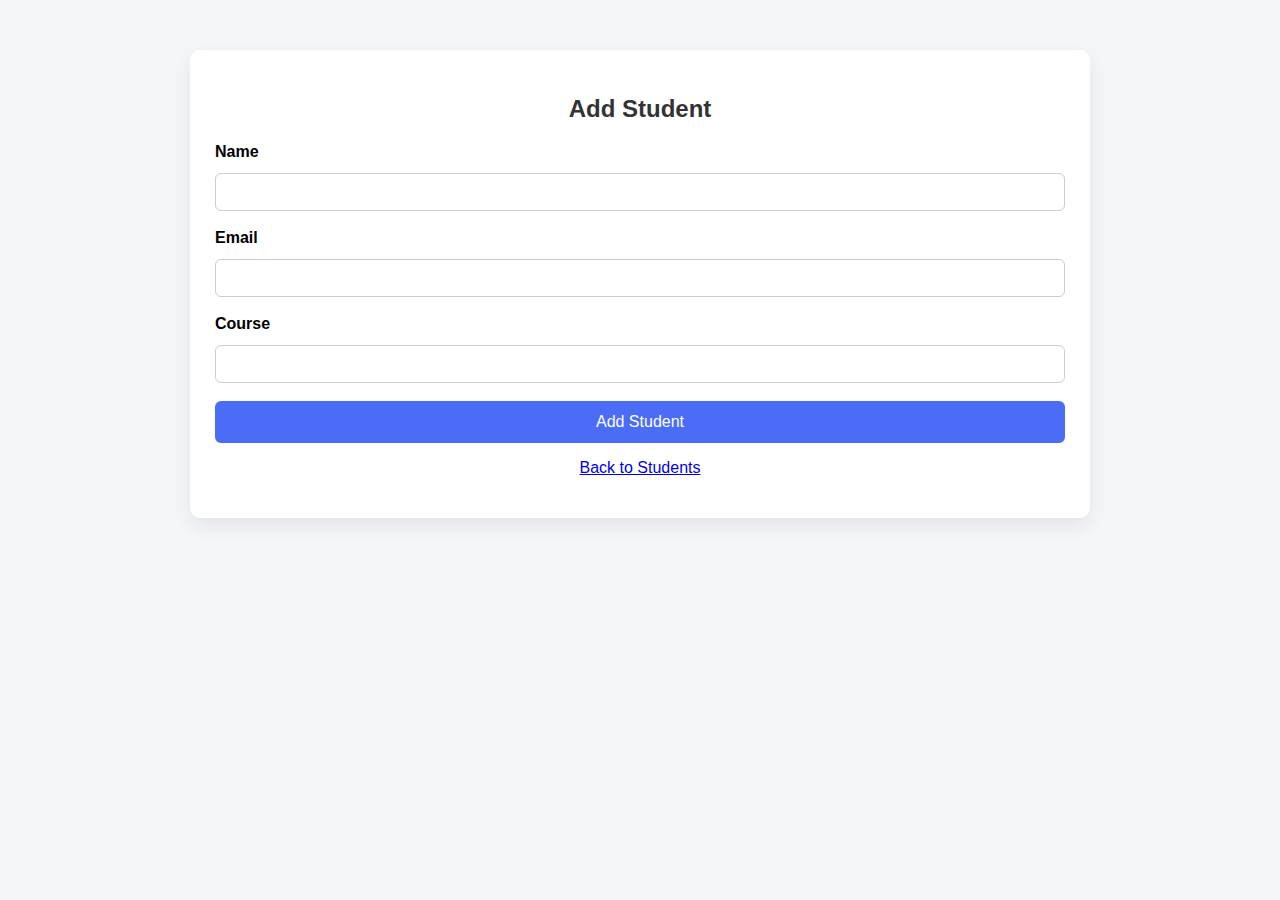
<file: templates/add_student.html>
<!DOCTYPE html>
<html>
<head>
    <title>Add Student</title>
    <link rel="stylesheet" href="/static/style.css">
</head>
<body>

<div class="container">
    <div class="card">
        <h2>Add Student</h2>

        <form method="post">
            <label>Name</label>
            <input type="text" name="name" required>

            <label>Email</label>
            <input type="email" name="email" required>

            <label>Course</label>
            <input type="text" name="course" required>

            <button type="submit">Add Student</button>
        </form>

        <p class="center-text">
            <a href="/dashboard">Back to Students</a>
        </p>
    </div>
</div>

</body>
</html>
</file>
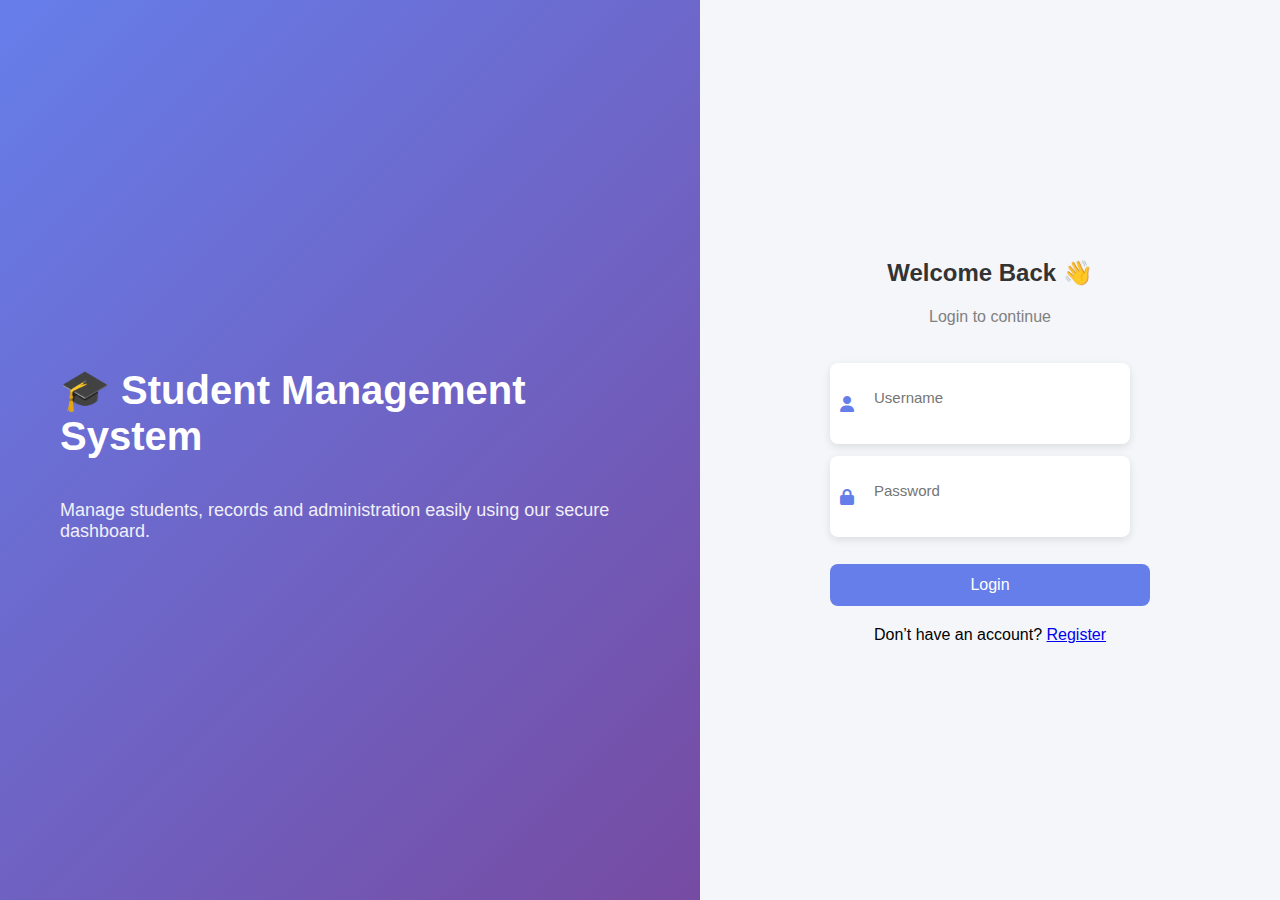
<file: templates/login.html>
<!DOCTYPE html>
<html lang="en">
<head>
<meta charset="UTF-8">
<meta name="viewport" content="width=device-width, initial-scale=1.0">

<title>Login | Student Management</title>

<link rel="stylesheet" href="/static/style.css">

<!-- Icons -->
<link rel="stylesheet"
href="https://cdnjs.cloudflare.com/ajax/libs/font-awesome/6.5.0/css/all.min.css">

</head>

<body>

<div class="login-wrapper">

    <!-- LEFT SIDE -->
    <div class="login-info">
        <h1>🎓 Student Management System</h1>
        <p>
            Manage students, records and administration
            easily using our secure dashboard.
        </p>
    </div>


    <!-- LOGIN CARD -->
    <div class="login-card">

        <h2>Welcome Back 👋</h2>
        <p class="subtitle">Login to continue</p>

        <form method="post">

            <div class="input-box">
                <i class="fa fa-user"></i>
                <input type="text"
                       name="username"
                       placeholder="Username"
                       required>
            </div>

            <div class="input-box">
                <i class="fa fa-lock"></i>
                <input type="password"
                       name="password"
                       placeholder="Password"
                       required>
            </div>

            <button class="login-btn">
                Login
            </button>

        </form>

        <p class="bottom-text">
            Don’t have an account?
            <a href="/register">Register</a>
        </p>

    </div>

</div>

</body>
</html>
</file>
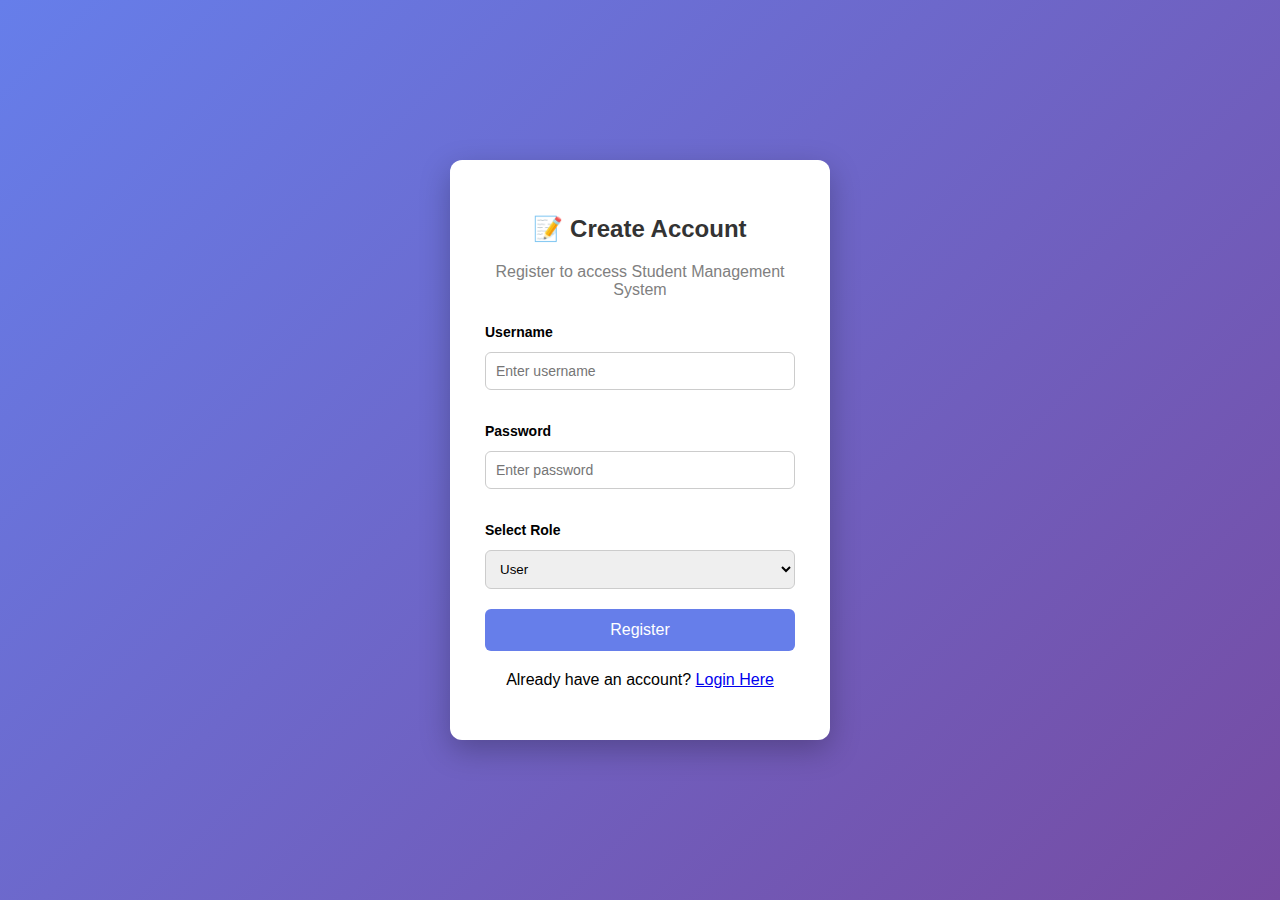
<file: templates/register.html>
<!DOCTYPE html>
<html lang="en">
<head>
    <meta charset="UTF-8">
    <meta name="viewport" content="width=device-width, initial-scale=1.0">
    <title>Register</title>

    <link rel="stylesheet" href="/static/style.css">
</head>

<body>

<div class="auth-container">

    <div class="auth-card">

        <h2>📝 Create Account</h2>
        <p class="subtitle">Register to access Student Management System</p>

        <form method="post">

            <div class="input-group">
                <label>Username</label>
                <input 
                    type="text"
                    name="username"
                    placeholder="Enter username"
                    required>
            </div>

            <div class="input-group">
                <label>Password</label>
                <input 
                    type="password"
                    name="password"
                    placeholder="Enter password"
                    required>
            </div>

            <div class="input-group">
                <label>Select Role</label>
                <select name="role">
                    <option value="user">User</option>
                    <option value="admin">Admin</option>
                </select>
            </div>

            <button class="auth-btn">
                Register
            </button>

        </form>

        <p class="bottom-text">
            Already have an account?
            <a href="/login">Login Here</a>
        </p>

    </div>

</div>

</body>
</html>
</file>
<file: static/style.css>
* {
    box-sizing: border-box;
}

body {
    font-family: "Segoe UI", Tahoma, Arial, sans-serif;
    background: #f4f6f9;
    margin: 0;
    padding: 0;
}

.container {
    width: 90%;
    max-width: 900px;
    margin: 50px auto;
}

.card {
    background: #ffffff;
    padding: 25px;
    border-radius: 10px;
    box-shadow: 0 8px 20px rgba(0,0,0,0.08);
}

h2 {
    text-align: center;
    margin-bottom: 20px;
    color: #333;
}

nav {
    text-align: center;
    margin-bottom: 20px;
}

nav a {
    text-decoration: none;
    color: #ffffff;
    background: #4a6cf7;
    padding: 10px 18px;
    border-radius: 6px;
    margin: 0 5px;
    font-weight: 500;
}

nav a.logout {
    background: #dc3545;
}

nav a:hover {
    opacity: 0.9;
}

form label {
    font-weight: 600;
    display: block;
    margin-bottom: 6px;
}

form input {
    width: 100%;
    padding: 10px;
    margin-bottom: 18px;
    border-radius: 6px;
    border: 1px solid #ccc;
    font-size: 14px;
}

button {
    width: 100%;
    background: #4a6cf7;
    color: #fff;
    border: none;
    padding: 12px;
    font-size: 16px;
    border-radius: 6px;
    cursor: pointer;
}

button:hover {
    background: #3b5bdb;
}

table {
    width: 100%;
    border-collapse: collapse;
    margin-top: 15px;
}

table th {
    background: #4a6cf7;
    color: #fff;
    padding: 12px;
}

table td {
    padding: 10px;
    border-bottom: 1px solid #ddd;
    text-align: center;
}

.action-btn {
    padding: 6px 10px;
    border-radius: 5px;
    color: #fff;
    text-decoration: none;
    font-size: 14px;
}

.edit {
    background: #28a745;
}

.delete {
    background: #dc3545;
}

.edit:hover,
.delete:hover {
    opacity: 0.85;
}

.center-text {
    text-align: center;
}

/* ---------- DASHBOARD PREMIUM ---------- */

body{
margin:0;
font-family:Arial, Helvetica, sans-serif;
background:#f4f6f9;
}

/* Layout */
.main-layout{
display:flex;
height:100vh;
}

/* Sidebar */
.sidebar{
width:230px;
background:#1e293b;
color:white;
padding:20px;
display:flex;
flex-direction:column;
}

.sidebar h2{
text-align:center;
margin-bottom:30px;
}

.sidebar a{
color:white;
text-decoration:none;
padding:12px;
margin:5px 0;
border-radius:6px;
display:block;
}

.sidebar a:hover{
background:#334155;
}

.logout{
margin-top:auto;
background:#dc2626;
}

/* Content */
.content{
flex:1;
padding:25px;
}

/* Topbar */
.topbar{
background:white;
padding:15px 25px;
border-radius:10px;
display:flex;
justify-content:space-between;
align-items:center;
box-shadow:0 3px 10px rgba(0,0,0,0.1);
}

/* Cards Grid */
.card-grid{
margin-top:30px;
display:grid;
grid-template-columns:repeat(auto-fit,minmax(250px,1fr));
gap:25px;
}

/* Cards */
.dashboard-card{
background:white;
padding:25px;
border-radius:12px;
box-shadow:0 5px 20px rgba(0,0,0,0.15);
text-align:center;
transition:0.3s;
}

.dashboard-card:hover{
transform:translateY(-8px);
}

.dashboard-card .icon{
font-size:35px;
color:#667eea;
margin-bottom:10px;
}

.dashboard-card a{
display:inline-block;
margin-top:12px;
padding:8px 18px;
background:#667eea;
color:white;
border-radius:6px;
text-decoration:none;
}

.dashboard-card.admin{
border-top:5px solid #dc2626;
}
/* ---------- AUTH PAGES ---------- */

.auth-container{
    height:100vh;
    display:flex;
    justify-content:center;
    align-items:center;
    background:linear-gradient(135deg,#667eea,#764ba2);
}

.auth-card{
    background:white;
    padding:35px;
    width:380px;
    border-radius:12px;
    box-shadow:0 10px 30px rgba(0,0,0,0.25);
    text-align:center;
}

.subtitle{
    color:gray;
    margin-bottom:20px;
}

/* Input section */
.input-group{
    text-align:left;
    margin-top:15px;
}

.input-group label{
    font-size:14px;
    font-weight:bold;
}

input, select{
    width:100%;
    padding:10px;
    margin-top:6px;
    border-radius:6px;
    border:1px solid #ccc;
}

/* Button */
.auth-btn{
    width:100%;
    margin-top:20px;
    padding:12px;
    border:none;
    background:#667eea;
    color:white;
    font-size:16px;
    border-radius:6px;
    cursor:pointer;
}

.auth-btn:hover{
    background:#4c5bd4;
}

.bottom-text{
    margin-top:15px;
}

/* ---------- ADMIN PANEL ---------- */

.admin-container{
    min-height:100vh;
    background:linear-gradient(135deg,#667eea,#764ba2);
    padding:30px;
}

/* Header */
.admin-header{
    background:white;
    padding:15px 25px;
    border-radius:10px;
    display:flex;
    justify-content:space-between;
    align-items:center;
    box-shadow:0 5px 15px rgba(0,0,0,0.2);
}

/* Buttons */
.nav-btn{
    background:#667eea;
    color:white;
    padding:8px 15px;
    border-radius:6px;
    text-decoration:none;
    margin-right:10px;
}

.logout-btn{
    background:red;
    color:white;
    padding:8px 15px;
    border-radius:6px;
    text-decoration:none;
}

/* Table Card */
.table-card{
    background:white;
    margin-top:30px;
    padding:25px;
    border-radius:12px;
    box-shadow:0 10px 25px rgba(0,0,0,0.25);
}

/* Table */
.admin-table{
    width:100%;
    border-collapse:collapse;
    margin-top:15px;
}

.admin-table th{
    background:#667eea;
    color:white;
    padding:12px;
}

.admin-table td{
    padding:12px;
    text-align:center;
    border-bottom:1px solid #ddd;
}

.admin-table tr:hover{
    background:#f5f5f5;
}

/* Role Badge */
.role{
    padding:5px 12px;
    border-radius:20px;
    color:white;
}

.role.admin{
    background:#ff4b2b;
}

.role.user{
    background:#28a745;
}

/* Status */
.active{
    background:#28a745;
    color:white;
    padding:5px 10px;
    border-radius:20px;
}
/* ---------- LOGIN PREMIUM UI ---------- */

body{
    margin:0;
    font-family:Arial, Helvetica, sans-serif;
}

/* Layout */
.login-wrapper{
    height:100vh;
    display:flex;
}

/* Left Side */
.login-info{
    flex:1;
    background:linear-gradient(135deg,#667eea,#764ba2);
    color:white;
    display:flex;
    flex-direction:column;
    justify-content:center;
    padding:60px;
}

.login-info h1{
    font-size:40px;
}

.login-info p{
    margin-top:15px;
    font-size:18px;
    opacity:0.9;
}

/* Right Side Card */
.login-card{
    flex:1;
    display:flex;
    flex-direction:column;
    justify-content:center;
    align-items:center;
    background:#f5f6fa;
}

.login-card h2{
    margin-bottom:5px;
}

.subtitle{
    color:gray;
    margin-bottom:25px;
}

/* Input */
.input-box{
    background:white;
    display:flex;
    align-items:center;
    margin:12px 0;
    padding:10px;
    border-radius:8px;
    width:300px;
    box-shadow:0 3px 8px rgba(0,0,0,0.1);
}

.input-box i{
    margin-right:10px;
    color:#667eea;
}

.input-box input{
    border:none;
    outline:none;
    width:100%;
    font-size:15px;
}

/* Button */
.login-btn{
    width:320px;
    padding:12px;
    margin-top:15px;
    border:none;
    background:#667eea;
    color:white;
    border-radius:8px;
    font-size:16px;
    cursor:pointer;
}

.login-btn:hover{
    background:#4c5bd4;
}

/* Bottom */
.bottom-text{
    margin-top:20px;
}
</file>
